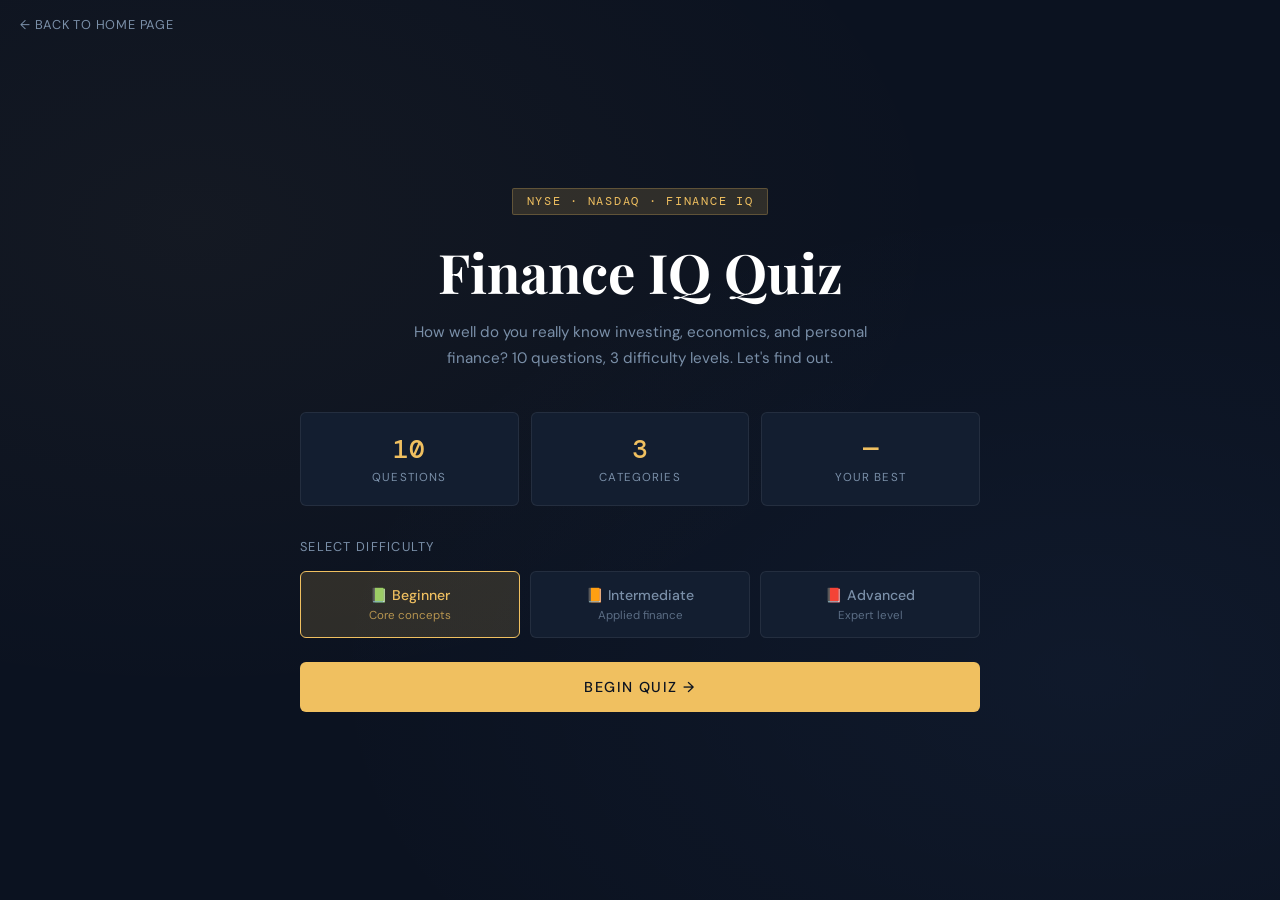
<file: financeQuiz.html>
<!DOCTYPE html>
<html lang="en">
<head>
  <meta charset="UTF-8" />
  <meta name="viewport" content="width=device-width, initial-scale=1.0" />
  <title>Finance IQ Quiz</title>
  <link href="https://fonts.googleapis.com/css2?family=Playfair+Display:wght@700&family=DM+Mono:wght@400;500&family=DM+Sans:wght@300;400;500&display=swap" rel="stylesheet" />
  <style>
    /* ===== VARIABLES ===== */
    :root {
      --bg: #0b1220;
      --surface: #131e30;
      --card: #1a2840;
      --border: rgba(255,255,255,0.07);
      --gold: #f0c060;
      --gold-dim: rgba(240,192,96,0.15);
      --green: #4ade80;
      --green-dim: rgba(74,222,128,0.12);
      --red: #f87171;
      --red-dim: rgba(248,113,113,0.12);
      --text: #e8edf5;
      --muted: #7a8fa8;
      --font-display: 'Playfair Display', serif;
      --font-body: 'DM Sans', sans-serif;
      --font-mono: 'DM Mono', monospace;
    }

    * { margin: 0; padding: 0; box-sizing: border-box; }

    body {
      font-family: var(--font-body);
      background: var(--bg);
      color: var(--text);
      min-height: 100vh;
      display: flex;
      flex-direction: column;
      align-items: center;
      justify-content: center;
      padding: 24px;
      background-image:
        radial-gradient(ellipse at 15% 25%, rgba(240,192,96,0.04) 0%, transparent 50%),
        radial-gradient(ellipse at 85% 75%, rgba(99,160,255,0.05) 0%, transparent 50%);
    }

    /* ===== BACK LINK ===== */
    .back-link {
      position: fixed;
      top: 16px;
      left: 20px;
      color: var(--muted);
      font-size: 0.8rem;
      text-decoration: none;
      letter-spacing: 0.06em;
      text-transform: uppercase;
      transition: color .2s;
    }
    .back-link:hover { color: var(--gold); }

    /* ===== WRAPPER ===== */
    .quiz-wrapper {
      width: 100%;
      max-width: 680px;
    }

    /* ===== SCREEN SYSTEM ===== */
    .screen { display: none; }
    .screen.active { display: block; }

    /* ===== WELCOME SCREEN ===== */
    .welcome-header {
      text-align: center;
      margin-bottom: 40px;
    }
    .ticker-badge {
      display: inline-block;
      background: var(--gold-dim);
      border: 1px solid rgba(240,192,96,0.25);
      color: var(--gold);
      font-family: var(--font-mono);
      font-size: 0.72rem;
      letter-spacing: 0.15em;
      padding: 5px 14px;
      border-radius: 2px;
      margin-bottom: 20px;
    }
    .welcome-header h1 {
      font-family: var(--font-display);
      font-size: clamp(2.2rem, 6vw, 3.4rem);
      color: white;
      margin-bottom: 12px;
    }
    .welcome-header p {
      color: var(--muted);
      font-size: 0.95rem;
      line-height: 1.7;
      max-width: 480px;
      margin: 0 auto;
    }

    .stats-row {
      display: grid;
      grid-template-columns: repeat(3, 1fr);
      gap: 12px;
      margin-bottom: 32px;
    }
    .stat-box {
      background: var(--surface);
      border: 1px solid var(--border);
      border-radius: 6px;
      padding: 20px 12px;
      text-align: center;
    }
    .stat-box .num {
      font-family: var(--font-mono);
      font-size: 1.6rem;
      color: var(--gold);
      font-weight: 500;
    }
    .stat-box .lbl {
      font-size: 0.72rem;
      color: var(--muted);
      text-transform: uppercase;
      letter-spacing: 0.1em;
      margin-top: 4px;
    }

    .difficulty-row {
      display: grid;
      grid-template-columns: repeat(3, 1fr);
      gap: 10px;
      margin-bottom: 24px;
    }
    .diff-btn {
      background: var(--surface);
      border: 1px solid var(--border);
      border-radius: 6px;
      padding: 14px 8px;
      text-align: center;
      cursor: pointer;
      transition: all .2s;
      color: var(--muted);
      font-family: var(--font-body);
    }
    .diff-btn:hover { border-color: rgba(240,192,96,0.4); color: var(--text); }
    .diff-btn.selected { border-color: var(--gold); background: var(--gold-dim); color: var(--gold); }
    .diff-btn .diff-name { font-size: 0.88rem; font-weight: 500; margin-bottom: 4px; }
    .diff-btn .diff-desc { font-size: 0.72rem; opacity: 0.7; }

    .start-btn {
      width: 100%;
      background: var(--gold);
      color: #0b1220;
      border: none;
      border-radius: 6px;
      padding: 16px;
      font-family: var(--font-body);
      font-size: 0.9rem;
      font-weight: 500;
      text-transform: uppercase;
      letter-spacing: 0.1em;
      cursor: pointer;
      transition: all .2s;
    }
    .start-btn:hover { background: #f5d080; transform: translateY(-1px); }

    /* ===== QUIZ SCREEN ===== */
    .quiz-meta {
      display: flex;
      justify-content: space-between;
      align-items: center;
      margin-bottom: 24px;
    }
    .q-counter {
      font-family: var(--font-mono);
      font-size: 0.8rem;
      color: var(--muted);
    }
    .q-counter span { color: var(--gold); font-weight: 500; }
    .score-display {
      font-family: var(--font-mono);
      font-size: 0.8rem;
      color: var(--muted);
    }
    .score-display span { color: var(--green); font-weight: 500; }
    .streak-display {
      font-family: var(--font-mono);
      font-size: 0.78rem;
      color: var(--muted);
    }
    .streak-display span { color: var(--gold); }

    .progress-track {
      height: 3px;
      background: var(--border);
      border-radius: 2px;
      margin-bottom: 28px;
      overflow: hidden;
    }
    .progress-fill {
      height: 100%;
      background: var(--gold);
      border-radius: 2px;
      transition: width .5s ease;
    }

    .category-tag {
      display: inline-block;
      font-family: var(--font-mono);
      font-size: 0.7rem;
      letter-spacing: 0.1em;
      text-transform: uppercase;
      color: var(--muted);
      border: 1px solid var(--border);
      padding: 3px 10px;
      border-radius: 2px;
      margin-bottom: 14px;
    }

    .question-card {
      background: var(--card);
      border: 1px solid var(--border);
      border-radius: 10px;
      padding: 32px;
      margin-bottom: 20px;
    }

    .question-text {
      font-family: var(--font-display);
      font-size: clamp(1.1rem, 3vw, 1.45rem);
      line-height: 1.5;
      color: white;
      margin-bottom: 24px;
    }

    .options-grid {
      display: grid;
      grid-template-columns: 1fr 1fr;
      gap: 10px;
    }

    .option-btn {
      background: var(--surface);
      border: 1px solid var(--border);
      border-radius: 7px;
      padding: 14px 16px;
      text-align: left;
      cursor: pointer;
      font-family: var(--font-body);
      font-size: 0.88rem;
      color: var(--text);
      transition: all .15s;
      display: flex;
      align-items: center;
      gap: 10px;
      line-height: 1.45;
    }
    .option-btn:hover:not(:disabled) { border-color: rgba(240,192,96,0.5); background: rgba(240,192,96,0.06); }
    .option-btn:disabled { cursor: default; }
    .option-btn.correct { border-color: var(--green); background: var(--green-dim); color: var(--green); }
    .option-btn.wrong { border-color: var(--red); background: var(--red-dim); color: var(--red); }
    .option-btn.reveal { border-color: var(--green); background: var(--green-dim); color: var(--green); opacity: 0.7; }

    .option-letter {
      display: inline-flex;
      align-items: center;
      justify-content: center;
      width: 24px;
      height: 24px;
      min-width: 24px;
      border-radius: 4px;
      background: rgba(255,255,255,0.06);
      font-family: var(--font-mono);
      font-size: 0.72rem;
      font-weight: 500;
      color: var(--muted);
    }
    .option-btn.correct .option-letter { background: rgba(74,222,128,0.2); color: var(--green); }
    .option-btn.wrong .option-letter { background: rgba(248,113,113,0.2); color: var(--red); }

    .explanation-box {
      background: var(--surface);
      border-left: 3px solid var(--gold);
      padding: 16px 20px;
      border-radius: 0 6px 6px 0;
      font-size: 0.88rem;
      color: var(--muted);
      line-height: 1.7;
      margin-top: 16px;
      display: none;
    }
    .explanation-box.show { display: block; }
    .explanation-box strong { color: var(--gold); }

    .next-btn {
      width: 100%;
      background: transparent;
      border: 1px solid var(--border);
      color: var(--text);
      border-radius: 6px;
      padding: 13px;
      font-family: var(--font-body);
      font-size: 0.88rem;
      font-weight: 500;
      cursor: pointer;
      transition: all .2s;
      display: none;
    }
    .next-btn.show { display: block; }
    .next-btn:hover { border-color: var(--gold); color: var(--gold); }

    /* ===== RESULTS SCREEN ===== */
    .results-card {
      background: var(--card);
      border: 1px solid var(--border);
      border-radius: 10px;
      padding: 40px 32px;
      text-align: center;
    }

    .grade-ring {
      width: 140px;
      height: 140px;
      margin: 0 auto 28px;
      position: relative;
    }
    .grade-ring svg { width: 100%; height: 100%; }
    .grade-ring .grade-text {
      position: absolute;
      inset: 0;
      display: flex;
      flex-direction: column;
      align-items: center;
      justify-content: center;
    }
    .grade-pct {
      font-family: var(--font-mono);
      font-size: 2rem;
      font-weight: 500;
      color: white;
    }
    .grade-label {
      font-size: 0.7rem;
      color: var(--muted);
      text-transform: uppercase;
      letter-spacing: 0.1em;
    }

    .results-title {
      font-family: var(--font-display);
      font-size: 1.8rem;
      color: white;
      margin-bottom: 8px;
    }
    .results-subtitle {
      color: var(--muted);
      font-size: 0.9rem;
      margin-bottom: 32px;
    }

    .breakdown-row {
      display: grid;
      grid-template-columns: repeat(3, 1fr);
      gap: 12px;
      margin-bottom: 32px;
    }
    .breakdown-item {
      background: var(--surface);
      border: 1px solid var(--border);
      border-radius: 6px;
      padding: 16px 10px;
      text-align: center;
    }
    .breakdown-item .b-num { font-family: var(--font-mono); font-size: 1.5rem; font-weight: 500; }
    .breakdown-item .b-lbl { font-size: 0.7rem; color: var(--muted); text-transform: uppercase; letter-spacing: 0.08em; margin-top: 4px; }
    .breakdown-item.correct-box .b-num { color: var(--green); }
    .breakdown-item.wrong-box .b-num { color: var(--red); }
    .breakdown-item.streak-box .b-num { color: var(--gold); }

    .ranking-badge {
      display: inline-block;
      padding: 8px 24px;
      border-radius: 4px;
      font-size: 0.9rem;
      font-weight: 500;
      margin-bottom: 28px;
    }

    .action-row {
      display: grid;
      grid-template-columns: 1fr 1fr;
      gap: 12px;
    }
    .action-btn {
      border-radius: 6px;
      padding: 13px;
      font-family: var(--font-body);
      font-size: 0.88rem;
      font-weight: 500;
      cursor: pointer;
      transition: all .2s;
      border: 1px solid var(--border);
      color: var(--text);
      background: transparent;
    }
    .action-btn.primary { background: var(--gold); color: #0b1220; border-color: var(--gold); }
    .action-btn.primary:hover { background: #f5d080; }
    .action-btn:hover { border-color: var(--gold); color: var(--gold); }

    /* ===== ANIMATIONS ===== */
    @keyframes pop { 0%{transform:scale(0.95);opacity:0} 100%{transform:scale(1);opacity:1} }
    .question-card { animation: pop .25s ease; }
    @keyframes correct-flash { 0%,100%{background:var(--card)} 50%{background:rgba(74,222,128,0.07)} }
    .question-card.flash-correct { animation: correct-flash .4s ease; }
    @keyframes wrong-shake { 0%,100%{transform:translateX(0)} 25%{transform:translateX(-6px)} 75%{transform:translateX(6px)} }
    .question-card.shake-wrong { animation: wrong-shake .3s ease; }
  </style>
</head>
<body>

  <a href="index.html" class="back-link">← Back to Home Page</a>

  <div class="quiz-wrapper">

    <!-- ===== WELCOME SCREEN ===== -->
    <div class="screen active" id="screen-welcome">
      <div class="welcome-header">
        <div class="ticker-badge">NYSE · NASDAQ · FINANCE IQ</div>
        <h1>Finance IQ Quiz</h1>
        <p>How well do you really know investing, economics, and personal finance? 10 questions, 3 difficulty levels. Let's find out.</p>
      </div>

      <div class="stats-row">
        <div class="stat-box">
          <div class="num">10</div>
          <div class="lbl">Questions</div>
        </div>
        <div class="stat-box">
          <div class="num">3</div>
          <div class="lbl">Categories</div>
        </div>
        <div class="stat-box">
          <div class="num" id="hi-score-display">—</div>
          <div class="lbl">Your Best</div>
        </div>
      </div>

      <div style="margin-bottom:16px;font-size:0.8rem;color:var(--muted);text-transform:uppercase;letter-spacing:0.1em;">Select Difficulty</div>
      <div class="difficulty-row">
        <div class="diff-btn selected" onclick="selectDiff('easy',this)">
          <div class="diff-name">📗 Beginner</div>
          <div class="diff-desc">Core concepts</div>
        </div>
        <div class="diff-btn" onclick="selectDiff('medium',this)">
          <div class="diff-name">📙 Intermediate</div>
          <div class="diff-desc">Applied finance</div>
        </div>
        <div class="diff-btn" onclick="selectDiff('hard',this)">
          <div class="diff-name">📕 Advanced</div>
          <div class="diff-desc">Expert level</div>
        </div>
      </div>

      <button class="start-btn" onclick="startQuiz()">Begin Quiz →</button>
    </div>

    <!-- ===== QUIZ SCREEN ===== -->
    <div class="screen" id="screen-quiz">
      <div class="quiz-meta">
        <div class="q-counter">Question <span id="q-num">1</span> of 10</div>
        <div class="streak-display">Streak <span id="streak-val">0</span>🔥</div>
        <div class="score-display">Score <span id="score-val">0</span></div>
      </div>
      <div class="progress-track">
        <div class="progress-fill" id="progress-fill" style="width:0%"></div>
      </div>

      <span class="category-tag" id="q-category">Investing</span>
      <div class="question-card" id="question-card">
        <div class="question-text" id="question-text"></div>
        <div class="options-grid" id="options-grid"></div>
        <div class="explanation-box" id="explanation-box"></div>
      </div>
      <button class="next-btn" id="next-btn" onclick="nextQuestion()">Next Question →</button>
    </div>

    <!-- ===== RESULTS SCREEN ===== -->
    <div class="screen" id="screen-results">
      <div class="results-card">
        <div class="grade-ring">
          <svg viewBox="0 0 120 120">
            <circle cx="60" cy="60" r="52" fill="none" stroke="rgba(255,255,255,0.06)" stroke-width="8"/>
            <circle cx="60" cy="60" r="52" fill="none" stroke-width="8" stroke-linecap="round"
              id="ring-circle"
              style="stroke:var(--gold);stroke-dasharray:326.7;stroke-dashoffset:326.7;transform:rotate(-90deg);transform-origin:60px 60px;transition:stroke-dashoffset 1s ease 0.3s;"/>
          </svg>
          <div class="grade-text">
            <div class="grade-pct" id="result-pct">0%</div>
            <div class="grade-label">Score</div>
          </div>
        </div>

        <div class="results-title" id="results-title">Well Done!</div>
        <div class="results-subtitle" id="results-subtitle">Here's how you performed</div>

        <div class="ranking-badge" id="ranking-badge"></div>

        <div class="breakdown-row">
          <div class="breakdown-item correct-box">
            <div class="b-num" id="result-correct">0</div>
            <div class="b-lbl">Correct</div>
          </div>
          <div class="breakdown-item wrong-box">
            <div class="b-num" id="result-wrong">0</div>
            <div class="b-lbl">Incorrect</div>
          </div>
          <div class="breakdown-item streak-box">
            <div class="b-num" id="result-streak">0</div>
            <div class="b-lbl">Best Streak</div>
          </div>
        </div>

        <div class="action-row">
          <button class="action-btn primary" onclick="restartQuiz()">Play Again</button>
          <button class="action-btn" onclick="changeDiff()">Change Difficulty</button>
        </div>
      </div>
    </div>

  </div>

  <script>
    /* ===== QUESTION BANK ===== */
    const QUESTIONS = {
      easy: [
        { q: "What does 'APY' stand for?", options: ["Annual Percentage Yield","Adjusted Portfolio Yield","Annual Payment Year","Asset Price Yield"], ans: 0, cat: "Banking", exp: "<strong>Annual Percentage Yield</strong> accounts for compound interest, making it more useful than APR for comparing savings accounts." },
        { q: "If a stock's price goes from $50 to $75, what is the percentage gain?", options: ["25%","50%","33%","75%"], ans: 1, cat: "Investing", exp: "Gain = (75−50)/50 × 100 = <strong>50%</strong>. Always divide by the <em>original</em> price." },
        { q: "What is 'diversification' in investing?", options: ["Putting all money in one stock","Spreading investments to reduce risk","Buying only government bonds","Timing the market cycles"], ans: 1, cat: "Investing", exp: "<strong>Diversification</strong> means spreading investments across assets so a loss in one doesn't wipe out your whole portfolio." },
        { q: "What is a 401(k)?", options: ["A tax form","An employer-sponsored retirement savings plan","A type of mutual fund","A government bond"], ans: 1, cat: "Retirement", exp: "A <strong>401(k)</strong> is a tax-advantaged retirement account sponsored by employers — contributions reduce taxable income." },
        { q: "What does 'bull market' mean?", options: ["A falling market","A market with no change","A rising or optimistic market","A volatile market"], ans: 2, cat: "Markets", exp: "A <strong>bull market</strong> is characterized by rising prices and investor optimism — bulls charge forward." },
        { q: "What is a 'dividend'?", options: ["A fee charged by brokers","A portion of company profits paid to shareholders","The growth rate of a stock","A type of bond payment"], ans: 1, cat: "Investing", exp: "A <strong>dividend</strong> is a distribution of a company's profits to its shareholders — often paid quarterly." },
        { q: "What does GDP stand for?", options: ["Gross Domestic Product","General Distribution of Profit","Government Deficit Plan","Gross Deposit Pool"], ans: 0, cat: "Economics", exp: "<strong>Gross Domestic Product</strong> is the total monetary value of all goods and services produced in a country in a year." },
        { q: "What is the S&P 500?", options: ["A bond index","An index of 500 large U.S. companies","A savings account type","A government program"], ans: 1, cat: "Markets", exp: "The <strong>S&P 500</strong> tracks 500 of the largest publicly traded U.S. companies and is the most-watched benchmark for U.S. stocks." },
        { q: "Which investment type is generally considered the safest?", options: ["Penny stocks","Cryptocurrency","U.S. Treasury bonds","Junk bonds"], ans: 2, cat: "Fixed Income", exp: "<strong>U.S. Treasury bonds</strong> are backed by the full faith of the U.S. government — considered virtually risk-free." },
        { q: "What does 'liquidity' mean in finance?", options: ["How much profit a company makes","How easily an asset can be converted to cash","The interest rate on a loan","A company's debt level"], ans: 1, cat: "Concepts", exp: "<strong>Liquidity</strong> refers to how quickly and easily an asset can be sold for cash without losing value. Cash is the most liquid asset." },
      ],
      medium: [
        { q: "What is the 'Rule of 72' used for?", options: ["Calculating tax brackets","Estimating how long to double an investment","Finding a stock's P/E ratio","Measuring inflation impact"], ans: 1, cat: "Investing", exp: "Divide 72 by the annual interest rate to estimate years to double. At 8% return: 72/8 = <strong>9 years</strong>." },
        { q: "What does a P/E ratio measure?", options: ["Price relative to earnings","Profit relative to equity","Portfolio efficiency","Percent earnings growth"], ans: 0, cat: "Valuation", exp: "The <strong>Price-to-Earnings ratio</strong> = stock price ÷ earnings per share. It tells you how much investors pay per $1 of earnings." },
        { q: "What is 'dollar-cost averaging'?", options: ["Adjusting prices for inflation","Investing a fixed amount at regular intervals","Buying stocks at their lowest price","Averaging P/E ratios across a portfolio"], ans: 1, cat: "Strategy", exp: "<strong>Dollar-cost averaging</strong> smooths out market volatility — you buy more shares when prices are low, fewer when high." },
        { q: "What is 'beta' in stock analysis?", options: ["A stock's dividend yield","A measure of volatility relative to the market","The stock's earnings growth rate","Its book value per share"], ans: 1, cat: "Analysis", exp: "A stock with <strong>beta > 1</strong> is more volatile than the market. Beta = 0.5 means the stock moves half as much as the index." },
        { q: "What happens to bond prices when interest rates rise?", options: ["Bond prices rise","Bond prices fall","Bond prices stay the same","Bonds become more liquid"], ans: 1, cat: "Fixed Income", exp: "Bond prices and interest rates move <strong>inversely</strong>. When rates rise, existing bonds paying lower rates become less attractive." },
        { q: "What is 'short selling'?", options: ["Selling stocks quickly","Borrowing shares to sell, hoping to buy back cheaper","Selling bonds before maturity","A type of options contract"], ans: 1, cat: "Markets", exp: "A short seller <strong>borrows shares</strong>, sells them, and hopes the price drops — then buys them back cheaper and pockets the difference." },
        { q: "The CPI measures:", options: ["Corporate profit index","Changes in the price level of consumer goods","Central bank policy interest","Capital purchasing index"], ans: 1, cat: "Economics", exp: "The <strong>Consumer Price Index</strong> tracks changes in the average prices paid by consumers for goods and services — the key inflation measure." },
        { q: "What is an ETF?", options: ["A type of futures contract","An exchange-traded fund holding a basket of assets","An Emerging Technology Fund","An Electronic Transfer Fee"], ans: 1, cat: "Investing", exp: "An <strong>Exchange-Traded Fund</strong> trades on exchanges like a stock but holds a basket of assets — combining mutual fund diversity with stock-like trading." },
        { q: "What does 'compound interest' mean?", options: ["Interest paid only on the principal","Interest paid on both principal and accumulated interest","A fixed interest rate over time","Interest that decreases over time"], ans: 1, cat: "Concepts", exp: "<strong>Compound interest</strong> is interest on interest — over time, it dramatically accelerates wealth growth. Einstein reportedly called it the eighth wonder of the world." },
        { q: "Which metric measures a company's ability to pay short-term debts?", options: ["Debt-to-equity ratio","Current ratio","P/E ratio","Return on equity"], ans: 1, cat: "Analysis", exp: "The <strong>current ratio</strong> = current assets ÷ current liabilities. A ratio above 1 means the company can cover its short-term obligations." },
      ],
      hard: [
        { q: "What does the Sharpe Ratio measure?", options: ["Total return of a portfolio","Risk-adjusted return per unit of volatility","A company's debt load","The ratio of dividends to earnings"], ans: 1, cat: "Portfolio Theory", exp: "Sharpe Ratio = (Portfolio Return − Risk-Free Rate) ÷ Standard Deviation. It tells you how much <strong>return per unit of risk</strong> you're getting." },
        { q: "In the CAPM model, what does 'alpha' represent?", options: ["Market risk premium","Excess return above what CAPM predicts","Volatility relative to market","The risk-free interest rate"], ans: 1, cat: "Portfolio Theory", exp: "<strong>Alpha</strong> measures a portfolio manager's excess return above the CAPM expected return — positive alpha suggests skill, not just market exposure." },
        { q: "What is the 'efficient market hypothesis' (strong form)?", options: ["Markets overreact to news","All public and private info is reflected in prices","Only technical analysis works","Insider trading always beats the market"], ans: 1, cat: "Markets", exp: "The <strong>strong form EMH</strong> argues all information — even private/insider — is already priced in, making it impossible to consistently outperform." },
        { q: "The Black-Scholes model is used to price:", options: ["Corporate bonds","Stock options","Mortgage-backed securities","Currency futures"], ans: 1, cat: "Derivatives", exp: "The <strong>Black-Scholes model</strong> prices European-style options using volatility, time to expiry, current price, strike price, and risk-free rate." },
        { q: "What is the yield curve inversion historically associated with?", options: ["Economic expansion","A coming recession","Rising stock markets","Lower inflation"], ans: 1, cat: "Macro", exp: "An <strong>inverted yield curve</strong> (short rates > long rates) has preceded every U.S. recession since 1955, making it a closely watched warning signal." },
        { q: "In discounted cash flow (DCF) valuation, what does a higher discount rate imply?", options: ["Higher intrinsic value","Lower intrinsic value","Higher cash flows","No change to value"], ans: 1, cat: "Valuation", exp: "A higher discount rate reduces the present value of future cash flows, resulting in a <strong>lower intrinsic value</strong> estimate." },
        { q: "What is 'duration' in bond analysis?", options: ["The bond's maturity date","Sensitivity of bond price to interest rate changes","The coupon payment frequency","The default probability"], ans: 1, cat: "Fixed Income", exp: "<strong>Duration</strong> measures how much a bond's price changes for a 1% change in interest rates — a core tool for managing interest rate risk." },
        { q: "What is 'convexity' in bond analysis?", options: ["The bond's credit rating","The curvature of the price-yield relationship","The slope of the yield curve","Default risk adjusted yield"], ans: 1, cat: "Fixed Income", exp: "<strong>Convexity</strong> captures that the price-yield relationship is curved, not linear. Positive convexity means bonds gain more when rates fall than they lose when rates rise." },
        { q: "What does the Fama-French Three-Factor Model add to CAPM?", options: ["GDP growth and inflation","Size and value factors","Industry sector and geography","Earnings yield and momentum"], ans: 1, cat: "Portfolio Theory", exp: "Fama-French adds <strong>size (SMB)</strong> and <strong>value (HML)</strong> factors to CAPM's market factor, explaining more variation in stock returns." },
        { q: "What is 'systematic risk'?", options: ["Risk specific to one company","Market-wide risk that cannot be diversified away","Risk from fraud or mismanagement","Currency exchange risk"], ans: 1, cat: "Risk", exp: "<strong>Systematic risk</strong> (market risk) affects all securities and can't be eliminated through diversification — unlike unsystematic (company-specific) risk." },
      ]
    };

    /* ===== STATE ===== */
    let difficulty = 'easy';
    let questions = [];
    let current = 0;
    let score = 0;
    let streak = 0;
    let bestStreak = 0;
    let answered = false;
    let correctCount = 0;
    let wrongCount = 0;
    let hiScore = 0;

    /* ===== HELPERS ===== */
    function shuffle(arr) {
      const a = [...arr];
      for (let i = a.length - 1; i > 0; i--) {
        const j = Math.floor(Math.random() * (i + 1));
        [a[i], a[j]] = [a[j], a[i]];
      }
      return a;
    }

    function show(id) {
      document.querySelectorAll('.screen').forEach(s => s.classList.remove('active'));
      document.getElementById(id).classList.add('active');
    }

    function selectDiff(d, el) {
      difficulty = d;
      document.querySelectorAll('.diff-btn').forEach(b => b.classList.remove('selected'));
      el.classList.add('selected');
    }

    /* ===== QUIZ LOGIC ===== */
    function startQuiz() {
      questions = shuffle(QUESTIONS[difficulty]);
      current = 0; score = 0; streak = 0; bestStreak = 0;
      correctCount = 0; wrongCount = 0;
      show('screen-quiz');
      renderQuestion();
      // Update hi score display
      const stored = localStorage.getItem('financeiq_hi_' + difficulty);
      hiScore = stored ? parseInt(stored) : 0;
    }

    function renderQuestion() {
      answered = false;
      const q = questions[current];
      document.getElementById('q-num').textContent = current + 1;
      document.getElementById('q-category').textContent = q.cat;
      document.getElementById('question-text').textContent = q.q;
      document.getElementById('progress-fill').style.width = (current / 10 * 100) + '%';
      document.getElementById('score-val').textContent = score;
      document.getElementById('streak-val').textContent = streak;

      const grid = document.getElementById('options-grid');
      grid.innerHTML = '';
      const letters = ['A', 'B', 'C', 'D'];
      q.options.forEach((opt, i) => {
        const btn = document.createElement('button');
        btn.className = 'option-btn';
        btn.innerHTML = `<span class="option-letter">${letters[i]}</span>${opt}`;
        btn.onclick = () => selectAnswer(i, btn, q);
        grid.appendChild(btn);
      });

      document.getElementById('explanation-box').classList.remove('show');
      document.getElementById('explanation-box').innerHTML = '';
      document.getElementById('next-btn').classList.remove('show');
      document.querySelector('.question-card').style.animation = 'none';
      setTimeout(() => { document.querySelector('.question-card').style.animation = ''; }, 10);
    }

    function selectAnswer(idx, btn, q) {
      if (answered) return;
      answered = true;
      const buttons = document.querySelectorAll('.option-btn');
      buttons.forEach(b => b.disabled = true);

      if (idx === q.ans) {
        btn.classList.add('correct');
        score += (difficulty === 'easy' ? 10 : difficulty === 'medium' ? 15 : 20);
        streak++;
        correctCount++;
        if (streak > bestStreak) bestStreak = streak;
        document.querySelector('.question-card').classList.add('flash-correct');
        setTimeout(() => document.querySelector('.question-card').classList.remove('flash-correct'), 400);
      } else {
        btn.classList.add('wrong');
        buttons[q.ans].classList.add('reveal');
        streak = 0;
        wrongCount++;
        document.querySelector('.question-card').classList.add('shake-wrong');
        setTimeout(() => document.querySelector('.question-card').classList.remove('shake-wrong'), 300);
      }

      document.getElementById('score-val').textContent = score;
      document.getElementById('streak-val').textContent = streak;

      const expBox = document.getElementById('explanation-box');
      expBox.innerHTML = q.exp;
      expBox.classList.add('show');

      const nextBtn = document.getElementById('next-btn');
      nextBtn.textContent = current < 9 ? 'Next Question →' : 'See Results →';
      nextBtn.classList.add('show');
    }

    function nextQuestion() {
      current++;
      if (current >= 10) {
        showResults();
      } else {
        renderQuestion();
      }
    }

    function showResults() {
      show('screen-results');
      const pct = Math.round(score / (difficulty === 'easy' ? 100 : difficulty === 'medium' ? 150 : 200) * 100);
      const clampedPct = Math.min(pct, 100);

      document.getElementById('result-pct').textContent = clampedPct + '%';
      document.getElementById('result-correct').textContent = correctCount;
      document.getElementById('result-wrong').textContent = wrongCount;
      document.getElementById('result-streak').textContent = bestStreak;

      // Animate ring
      setTimeout(() => {
        const circum = 326.7;
        const offset = circum - (clampedPct / 100) * circum;
        document.getElementById('ring-circle').style.strokeDashoffset = offset;
        // Color ring based on score
        const color = clampedPct >= 80 ? 'var(--green)' : clampedPct >= 60 ? 'var(--gold)' : 'var(--red)';
        document.getElementById('ring-circle').style.stroke = color;
      }, 100);

      // Title, subtitle, badge
      let title, subtitle, badge, badgeBg;
      if (clampedPct >= 90) {
        title = 'Finance Genius!'; subtitle = 'You clearly know your stuff. Goldman Sachs is calling.';
        badge = '🏆 Wall Street Level'; badgeBg = 'rgba(74,222,128,0.12)'; document.getElementById('ranking-badge').style.color = 'var(--green)'; document.getElementById('ranking-badge').style.border = '1px solid rgba(74,222,128,0.3)';
      } else if (clampedPct >= 75) {
        title = 'Strong Performance!'; subtitle = "You've got solid fundamentals. Keep building on this.";
        badge = '📈 Analyst Material'; badgeBg = 'var(--gold-dim)'; document.getElementById('ranking-badge').style.color = 'var(--gold)'; document.getElementById('ranking-badge').style.border = '1px solid rgba(240,192,96,0.3)';
      } else if (clampedPct >= 55) {
        title = 'Not Bad!'; subtitle = 'You know the basics. Some deeper concepts to review.';
        badge = '📚 Keep Studying'; badgeBg = 'rgba(255,255,255,0.05)'; document.getElementById('ranking-badge').style.color = 'var(--muted)'; document.getElementById('ranking-badge').style.border = '1px solid var(--border)';
      } else {
        title = 'Room to Grow'; subtitle = "Don't worry — the best investors all started from zero.";
        badge = '🌱 Just Getting Started'; badgeBg = 'rgba(255,255,255,0.04)'; document.getElementById('ranking-badge').style.color = 'var(--muted)'; document.getElementById('ranking-badge').style.border = '1px solid var(--border)';
      }

      document.getElementById('results-title').textContent = title;
      document.getElementById('results-subtitle').textContent = subtitle;
      document.getElementById('ranking-badge').textContent = badge;
      document.getElementById('ranking-badge').style.background = badgeBg;

      // Save hi score
      const key = 'financeiq_hi_' + difficulty;
      const prev = parseInt(localStorage.getItem(key) || '0');
      if (score > prev) localStorage.setItem(key, score);
      document.getElementById('hi-score-display').textContent = Math.max(score, prev);
    }

    function restartQuiz() {
      startQuiz();
    }

    function changeDiff() {
      show('screen-welcome');
      const stored = localStorage.getItem('financeiq_hi_' + difficulty);
      document.getElementById('hi-score-display').textContent = stored || '—';
    }

    // Load hi score on page load
    window.onload = () => {
      const stored = localStorage.getItem('financeiq_hi_easy');
      document.getElementById('hi-score-display').textContent = stored || '—';
    };
  </script>
</body>
</html>
</file>
